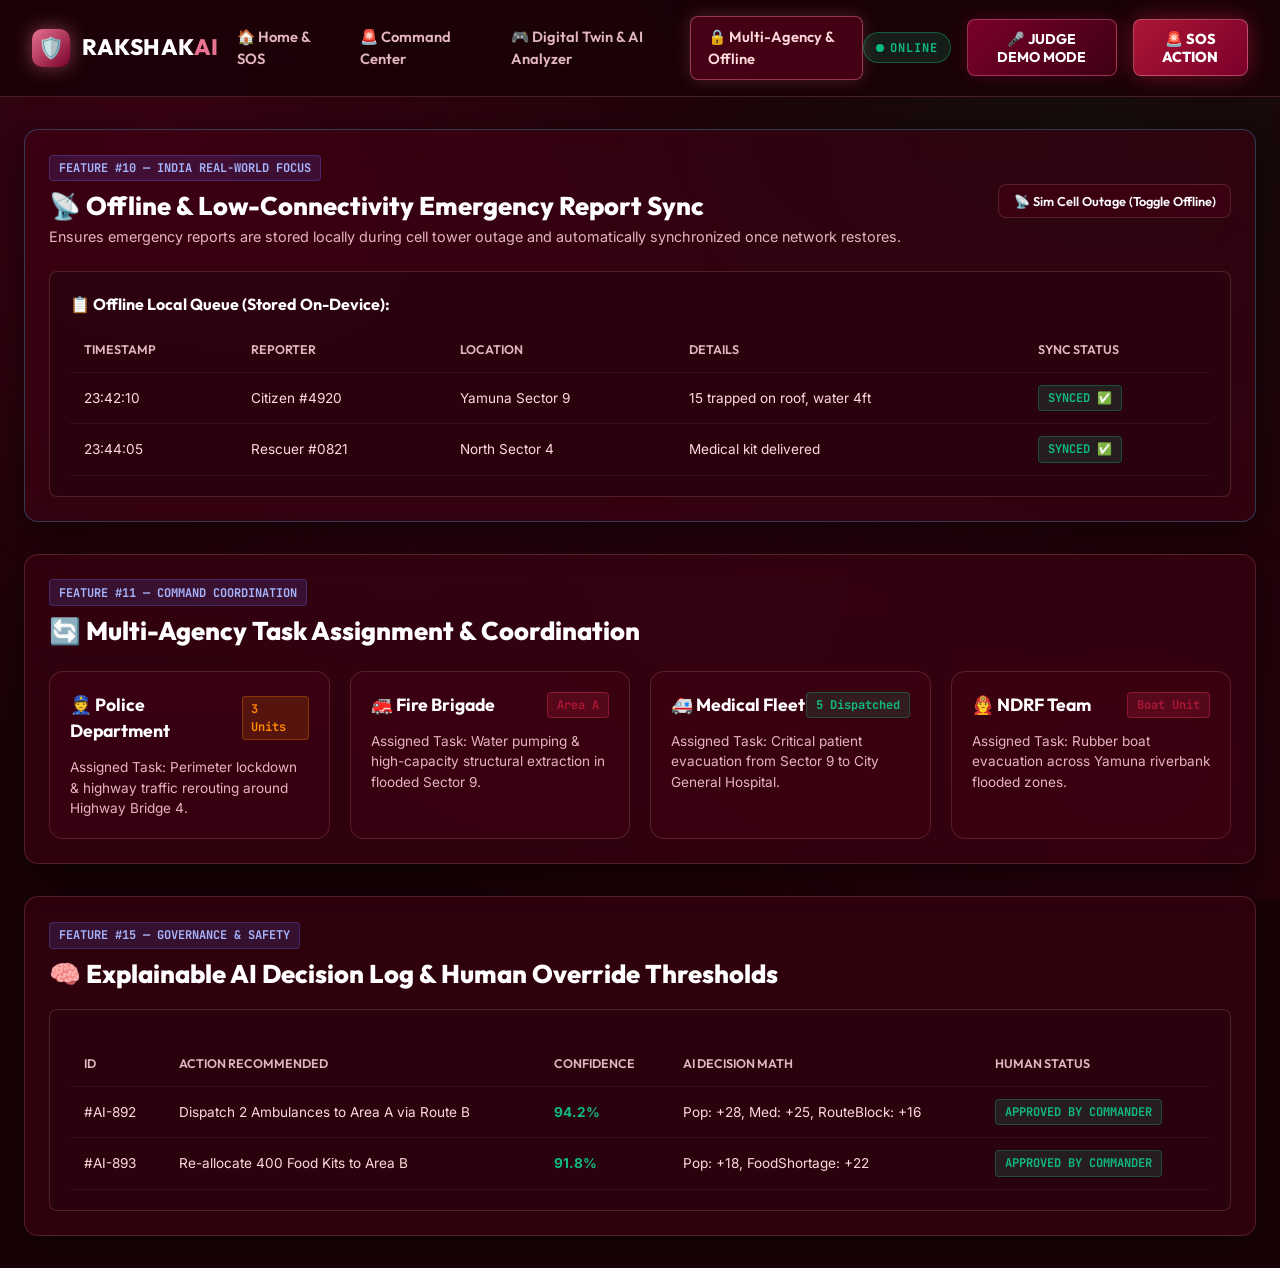
<file: security.html>
<!DOCTYPE html>
<html lang="en">
<head>
  <meta charset="UTF-8">
  <meta name="viewport" content="width=device-width, initial-scale=1.0">
  <title>RakshakAI — Multi-Agency Coordination & Offline Mode</title>
  <link rel="stylesheet" href="style.css">
  <link rel="stylesheet" href="dashboard.css">
</head>
<body>
  <!-- Navigation Bar -->
  <nav class="navbar">
    <a href="index.html" class="brand-logo">
      <div class="shield-icon">🛡️</div>
      <div class="brand-name">RAKSHAK<span>AI</span></div>
    </a>
    
    <ul class="nav-links">
      <li class="nav-item"><a href="index.html">🏠 Home & SOS</a></li>
      <li class="nav-item"><a href="dashboard.html">🚨 Command Center</a></li>
      <li class="nav-item"><a href="analyzer.html">🎮 Digital Twin & AI Analyzer</a></li>
      <li class="nav-item"><a href="security.html" class="active">🔒 Multi-Agency & Offline</a></li>
    </ul>
    <div class="header-actions">
      <span id="network-badge" class="badge-live" style="background: rgba(16, 185, 129, 0.15); border-color: rgba(16, 185, 129, 0.4); color: var(--accent-low);">
        <span class="live-dot" style="background: var(--accent-low);"></span> ONLINE
      </span>
      <button class="btn-judge-mode" onclick="startJudgeDemoMode()">🎤 JUDGE DEMO MODE</button>
      <button class="btn-sos-trigger" onclick="triggerSOSActionPlan()">🚨 SOS ACTION</button>
    </div>
  </nav>
  <!-- Main Container -->
  <div class="container">
    <!-- Feature 10: Offline / Low-Connectivity Emergency Mode -->
    <section class="glass-card" style="margin-bottom: 2rem; border-color: rgba(56, 189, 248, 0.3);">
      <div style="display: flex; justify-content: space-between; align-items: center; margin-bottom: 1.5rem; flex-wrap: wrap; gap: 1rem;">
        <div>
          <span class="tag tag-ai" style="margin-bottom: 0.4rem;">FEATURE #10 — INDIA REAL-WORLD FOCUS</span>
          <h2 style="font-family: var(--font-heading); font-size: 1.6rem; font-weight: 800; color: #fff;">
            📡 Offline & Low-Connectivity Emergency Report Sync
          </h2>
          <p style="color: var(--text-muted); font-size: 0.9rem;">Ensures emergency reports are stored locally during cell tower outage and automatically synchronized once network restores.</p>
        </div>
        <button id="btn-toggle-offline" class="map-btn" onclick="toggleOfflineModeSimulation()">
          📡 Sim Cell Outage (Toggle Offline)
        </button>
      </div>
      <!-- Offline Status Banner -->
      <div id="offline-status-banner" style="display: none; background: rgba(255, 136, 0, 0.15); border: 1px solid rgba(255, 136, 0, 0.4); padding: 1rem; border-radius: var(--radius-sm); color: #fff; margin-bottom: 1.5rem;">
        ⚠️ <strong>OFFLINE MODE ACTIVE:</strong> Cellular connectivity lost. 2 local emergency reports queued in LocalStorage.
        <button class="btn-why" style="margin-left: 1rem;" onclick="syncOfflineQueue()">🔄 Force Sync to Server</button>
      </div>
      <!-- Queued Reports Table -->
      <div style="background: var(--bg-panel); padding: 1.25rem; border-radius: var(--radius-sm); border: 1px solid var(--glass-border);">
        <h4 style="color: #fff; font-family: var(--font-heading); margin-bottom: 0.8rem;">📋 Offline Local Queue (Stored On-Device):</h4>
        <table class="resource-table">
          <thead>
            <tr>
              <th>Timestamp</th>
              <th>Reporter</th>
              <th>Location</th>
              <th>Details</th>
              <th>Sync Status</th>
            </tr>
          </thead>
          <tbody id="offline-queue-body">
            <tr>
              <td>23:42:10</td>
              <td>Citizen #4920</td>
              <td>Yamuna Sector 9</td>
              <td>15 trapped on roof, water 4ft</td>
              <td><span class="tag tag-low">SYNCED ✅</span></td>
            </tr>
            <tr>
              <td>23:44:05</td>
              <td>Rescuer #0821</td>
              <td>North Sector 4</td>
              <td>Medical kit delivered</td>
              <td><span class="tag tag-low">SYNCED ✅</span></td>
            </tr>
          </tbody>
        </table>
      </div>
    </section>
    <!-- Feature 11: Multi-Agency Coordination Hub -->
    <section class="glass-card" style="margin-bottom: 2rem;">
      <span class="tag tag-ai" style="margin-bottom: 0.4rem;">FEATURE #11 — COMMAND COORDINATION</span>
      <h2 style="font-family: var(--font-heading); font-size: 1.6rem; font-weight: 800; color: #fff; margin-bottom: 1.25rem;">
        🔄 Multi-Agency Task Assignment & Coordination
      </h2>
      <div style="display: grid; grid-template-columns: repeat(auto-fit, minmax(260px, 1fr)); gap: 1.25rem;">
        
        <!-- Police -->
        <div style="background: var(--bg-card); border: 1px solid var(--glass-border); padding: 1.25rem; border-radius: var(--radius-md);">
          <div style="display: flex; align-items: center; justify-content: space-between; margin-bottom: 0.8rem;">
            <span style="font-family: var(--font-heading); font-weight: 700; font-size: 1.1rem; color: #fff;">👮 Police Department</span>
            <span class="tag tag-high">3 Units</span>
          </div>
          <p style="font-size: 0.85rem; color: var(--text-muted);">Assigned Task: Perimeter lockdown & highway traffic rerouting around Highway Bridge 4.</p>
        </div>
        <!-- Fire Department -->
        <div style="background: var(--bg-card); border: 1px solid var(--glass-border); padding: 1.25rem; border-radius: var(--radius-md);">
          <div style="display: flex; align-items: center; justify-content: space-between; margin-bottom: 0.8rem;">
            <span style="font-family: var(--font-heading); font-weight: 700; font-size: 1.1rem; color: #fff;">🚒 Fire Brigade</span>
            <span class="tag tag-critical">Area A</span>
          </div>
          <p style="font-size: 0.85rem; color: var(--text-muted);">Assigned Task: Water pumping & high-capacity structural extraction in flooded Sector 9.</p>
        </div>
        <!-- Ambulance -->
        <div style="background: var(--bg-card); border: 1px solid var(--glass-border); padding: 1.25rem; border-radius: var(--radius-md);">
          <div style="display: flex; align-items: center; justify-content: space-between; margin-bottom: 0.8rem;">
            <span style="font-family: var(--font-heading); font-weight: 700; font-size: 1.1rem; color: #fff;">🚑 Medical Fleet</span>
            <span class="tag tag-low">5 Dispatched</span>
          </div>
          <p style="font-size: 0.85rem; color: var(--text-muted);">Assigned Task: Critical patient evacuation from Sector 9 to City General Hospital.</p>
        </div>
        <!-- NDRF Rescue Squad -->
        <div style="background: var(--bg-card); border: 1px solid var(--glass-border); padding: 1.25rem; border-radius: var(--radius-md);">
          <div style="display: flex; align-items: center; justify-content: space-between; margin-bottom: 0.8rem;">
            <span style="font-family: var(--font-heading); font-weight: 700; font-size: 1.1rem; color: #fff;">👨‍🚒 NDRF Team</span>
            <span class="tag tag-critical">Boat Unit</span>
          </div>
          <p style="font-size: 0.85rem; color: var(--text-muted);">Assigned Task: Rubber boat evacuation across Yamuna riverbank flooded zones.</p>
        </div>
      </div>
    </section>
    <!-- Feature 15: Explainable AI Audit Log & Human Override -->
    <section class="glass-card">
      <span class="tag tag-ai" style="margin-bottom: 0.4rem;">FEATURE #15 — GOVERNANCE & SAFETY</span>
      <h2 style="font-family: var(--font-heading); font-size: 1.6rem; font-weight: 800; color: #fff; margin-bottom: 1rem;">
        🧠 Explainable AI Decision Log & Human Override Thresholds
      </h2>
      <div style="background: var(--bg-panel); padding: 1.25rem; border-radius: var(--radius-sm); border: 1px solid var(--glass-border);">
        <table class="resource-table">
          <thead>
            <tr>
              <th>ID</th>
              <th>Action Recommended</th>
              <th>Confidence</th>
              <th>AI Decision Math</th>
              <th>Human Status</th>
            </tr>
          </thead>
          <tbody>
            <tr>
              <td>#AI-892</td>
              <td>Dispatch 2 Ambulances to Area A via Route B</td>
              <td><span style="color: var(--accent-low); font-weight: 700;">94.2%</span></td>
              <td>Pop: +28, Med: +25, RouteBlock: +16</td>
              <td><span class="tag tag-low">APPROVED BY COMMANDER</span></td>
            </tr>
            <tr>
              <td>#AI-893</td>
              <td>Re-allocate 400 Food Kits to Area B</td>
              <td><span style="color: var(--accent-low); font-weight: 700;">91.8%</span></td>
              <td>Pop: +18, FoodShortage: +22</td>
              <td><span class="tag tag-low">APPROVED BY COMMANDER</span></td>
            </tr>
          </tbody>
        </table>
      </div>
    </section>
  </div>
  <!-- SOS Action Plan Modal -->
  <div id="modal-action-plan" class="modal-overlay">
    <div class="modal-box">
      <div class="modal-header">
        <div class="modal-title">🚨 SOS → AI ACTION PLAN GENERATOR</div>
        <button class="btn-close-modal" onclick="closeModal('modal-action-plan')">✕</button>
      </div>
      <div id="action-plan-content">
        <!-- Injected via script.js -->
      </div>
    </div>
  </div>
  <script src="script.js"></script>
  <script>
    function toggleOfflineModeSimulation() {
      RakshakState.isOffline = !RakshakState.isOffline;
      const badge = document.getElementById('network-badge');
      const banner = document.getElementById('offline-status-banner');
      const btn = document.getElementById('btn-toggle-offline');
      if (RakshakState.isOffline) {
        badge.style.background = 'rgba(255, 136, 0, 0.15)';
        badge.style.borderColor = 'rgba(255, 136, 0, 0.4)';
        badge.style.color = 'var(--accent-high)';
        badge.innerHTML = '<span class="live-dot" style="background: var(--accent-high);"></span> OFFLINE MODE';
        banner.style.display = 'block';
        btn.innerText = '📡 Reconnect Cellular Network';
        showToast('⚠️ Network connection dropped! Emergency reports will queue locally.', 'critical');
      } else {
        badge.style.background = 'rgba(16, 185, 129, 0.15)';
        badge.style.borderColor = 'rgba(16, 185, 129, 0.4)';
        badge.style.color = 'var(--accent-low)';
        badge.innerHTML = '<span class="live-dot" style="background: var(--accent-low);"></span> ONLINE';
        banner.style.display = 'none';
        btn.innerText = '📡 Sim Cell Outage (Toggle Offline)';
        showToast('✅ Network restored! Auto-synchronizing offline reports with server.', 'success');
      }
    }
    function syncOfflineQueue() {
      showToast('🔄 Syncing offline queued reports with RakshakAI Central Engine...', 'success');
      setTimeout(() => {
        showToast('✅ Sync complete! 2 Reports added to Live Command Matrix.', 'success');
      }, 1000);
    }
  </script>
</body>
</html>
</file>
<file: style.css>
/* ==========================================================================
   RAKSHAKAI — AI DISASTER RESPONSE SYSTEM DESIGN SYSTEM
   Dark Tactical HUD & Premium Glassmorphism Theme
   ========================================================================== */
@import url('https://fonts.googleapis.com/css2?family=Outfit:wght@300;400;500;600;700;800;900&family=Inter:wght@300;400;500;600;700&family=JetBrains+Mono:wght@400;500;700&display=swap');
:root {
  /* ==========================================================================
     EXACT USER-SPECIFIED PALETTE (Images 1, 2, 3)
     Rustic Red (#3E0014) • Tyrian Purple (#5B002C) • Burgundy (#7A002B)
     Cardinal (#AC1634) • Deep Blush (#E77291) • Rose (#bd7880) • Pine (#102b1f) • Pink (#ffd9d9)
     ========================================================================== */
  --color-rustic-red: #3E0014;
  --color-tyrian-purple: #5B002C;
  --color-burgundy: #7A002B;
  --color-cardinal: #AC1634;
  --color-deep-blush: #E77291;
  --color-rose: #bd7880;
  --color-pine: #102b1f;
  --color-pine-light: #184e38;
  --color-pink-soft: #ffd9d9;
  --color-wine: #4d0011;
  --color-sand: #D3A376;

  /* Theme Backgrounds */
  --bg-dark: #1A0307;
  --bg-darker: #100104;
  --bg-card: rgba(62, 0, 20, 0.58);
  --bg-card-hover: rgba(91, 0, 44, 0.65);
  --bg-panel: rgba(43, 3, 14, 0.90);
  --glass-border: rgba(189, 120, 128, 0.25);
  --glass-border-bright: rgba(231, 114, 145, 0.45);

  /* Tactical Accents */
  --accent-primary: #E77291;          /* Deep Blush */
  --accent-primary-glow: rgba(231, 114, 145, 0.45);
  --accent-critical: #AC1634;         /* Cardinal Red */
  --accent-critical-glow: rgba(172, 22, 52, 0.55);
  --accent-high: #ff8800;             /* Warning Amber */
  --accent-high-glow: rgba(255, 136, 0, 0.35);
  --accent-medium: #bd7880;           /* Rose */
  --accent-low: #10b981;              /* Pine-Emerald for Safe State */
  --accent-low-glow: rgba(16, 185, 129, 0.35);
  --accent-indigo: #7A002B;           /* Burgundy */
  --accent-indigo-glow: rgba(122, 0, 43, 0.45);

  /* Text Colors */
  --text-main: #ffd9d9;               /* Soft Pink / Light Cream */
  --text-muted: #e2b6bc;              /* Rose Tinted Muted */
  --text-dim: #bd7880;                /* Warm Rose Accent */
  
  /* Typography */
  --font-heading: 'Outfit', sans-serif;
  --font-body: 'Inter', sans-serif;
  --font-mono: 'JetBrains Mono', monospace;
  /* Shadows & Blur */
  --backdrop-blur: blur(16px);
  --box-shadow: 0 8px 32px 0 rgba(0, 0, 0, 0.55);
  --glow-shadow: 0 0 25px var(--accent-primary-glow);
  --radius-sm: 8px;
  --radius-md: 14px;
  --radius-lg: 20px;
  --radius-xl: 28px;
}
/* Reset & Base Setup */
*, *::before, *::after {
  box-sizing: border-box;
  margin: 0;
  padding: 0;
}
html, body {
  width: 100%;
  min-height: 100vh;
  background-color: var(--bg-dark);
  color: var(--text-main);
  font-family: var(--font-body);
  overflow-x: hidden;
  line-height: 1.5;
  background-image: 
    radial-gradient(circle at 12% 15%, rgba(122, 0, 43, 0.32) 0%, transparent 45%),
    radial-gradient(circle at 88% 85%, rgba(62, 0, 20, 0.4) 0%, transparent 45%),
    radial-gradient(circle at 50% 50%, rgba(91, 0, 44, 0.2) 0%, transparent 60%),
    radial-gradient(circle at 85% 15%, rgba(16, 43, 31, 0.25) 0%, transparent 35%);
  background-attachment: fixed;
}
/* Scrollbar Styling */
::-webkit-scrollbar {
  width: 6px;
  height: 6px;
}
::-webkit-scrollbar-track {
  background: rgba(15, 23, 42, 0.6);
}
::-webkit-scrollbar-thumb {
  background: rgba(56, 189, 248, 0.3);
  border-radius: 4px;
}
::-webkit-scrollbar-thumb:hover {
  background: rgba(56, 189, 248, 0.6);
}
/* Navigation Header */
.navbar {
  position: sticky;
  top: 0;
  z-index: 1000;
  display: flex;
  align-items: center;
  justify-content: space-between;
  padding: 1rem 2rem;
  background: rgba(26, 3, 7, 0.88);
  backdrop-filter: var(--backdrop-blur);
  border-bottom: 1px solid var(--glass-border);
}
.brand-logo {
  display: flex;
  align-items: center;
  gap: 0.75rem;
  text-decoration: none;
}
.shield-icon {
  width: 38px;
  height: 38px;
  background: linear-gradient(135deg, var(--color-deep-blush) 0%, var(--color-burgundy) 100%);
  border-radius: 10px;
  display: flex;
  align-items: center;
  justify-content: center;
  font-size: 1.3rem;
  box-shadow: 0 0 18px rgba(231, 114, 145, 0.5);
  animation: pulse-glow 3s infinite alternate;
}
.brand-name {
  font-family: var(--font-heading);
  font-weight: 800;
  font-size: 1.4rem;
  letter-spacing: 0.5px;
  color: #fff;
}
.brand-name span {
  color: var(--accent-primary);
}
.nav-links {
  display: flex;
  align-items: center;
  gap: 0.5rem;
  list-style: none;
}
.nav-item a {
  display: flex;
  align-items: center;
  gap: 0.5rem;
  padding: 0.55rem 1.1rem;
  color: var(--text-muted);
  text-decoration: none;
  font-family: var(--font-heading);
  font-weight: 600;
  font-size: 0.92rem;
  border-radius: var(--radius-sm);
  transition: all 0.25s ease;
  border: 1px solid transparent;
}
.nav-item a:hover {
  color: #fff;
  background: rgba(255, 255, 255, 0.08);
  border-color: rgba(231, 114, 145, 0.25);
}
.nav-item a.active {
  color: var(--color-pink-soft);
  background: rgba(122, 0, 43, 0.45);
  border-color: rgba(231, 114, 145, 0.5);
  box-shadow: 0 0 16px rgba(231, 114, 145, 0.25);
}
.header-actions {
  display: flex;
  align-items: center;
  gap: 1rem;
}
.badge-live {
  display: inline-flex;
  align-items: center;
  gap: 0.4rem;
  padding: 0.35rem 0.75rem;
  background: rgba(172, 22, 52, 0.2);
  border: 1px solid rgba(172, 22, 52, 0.5);
  border-radius: 50px;
  color: var(--color-pink-soft);
  font-family: var(--font-mono);
  font-size: 0.75rem;
  font-weight: 700;
  text-transform: uppercase;
  letter-spacing: 1px;
}
.live-dot {
  width: 8px;
  height: 8px;
  background: var(--accent-critical);
  border-radius: 50%;
  animation: blink 1.2s infinite;
}
.btn-judge-mode {
  background: linear-gradient(135deg, var(--color-burgundy), var(--color-rustic-red));
  color: #fff;
  border: 1px solid var(--glass-border-bright);
  padding: 0.6rem 1.2rem;
  border-radius: var(--radius-sm);
  font-family: var(--font-heading);
  font-weight: 700;
  font-size: 0.88rem;
  cursor: pointer;
  display: flex;
  align-items: center;
  gap: 0.5rem;
  box-shadow: 0 0 16px rgba(122, 0, 43, 0.45);
  transition: all 0.25s ease;
}
.btn-judge-mode:hover {
  transform: translateY(-2px);
  box-shadow: 0 0 25px rgba(231, 114, 145, 0.4);
  border-color: var(--accent-primary);
}
.btn-sos-trigger {
  background: linear-gradient(135deg, var(--color-cardinal), var(--color-burgundy));
  color: #fff;
  border: 1px solid rgba(255, 217, 217, 0.3);
  padding: 0.6rem 1.2rem;
  border-radius: var(--radius-sm);
  font-family: var(--font-heading);
  font-weight: 800;
  font-size: 0.9rem;
  cursor: pointer;
  display: flex;
  align-items: center;
  gap: 0.4rem;
  box-shadow: 0 0 22px rgba(172, 22, 52, 0.6);
  animation: sos-pulse 2s infinite;
}
.btn-sos-trigger:hover {
  transform: scale(1.04);
}
.btn-sos-trigger:hover {
  transform: scale(1.04);
}
/* Glass Card & UI Containers */
.glass-card {
  background: var(--bg-card);
  backdrop-filter: var(--backdrop-blur);
  border: 1px solid var(--glass-border);
  border-radius: var(--radius-md);
  padding: 1.5rem;
  box-shadow: var(--box-shadow);
  transition: all 0.3s cubic-bezier(0.16, 1, 0.3, 1);
  position: relative;
  overflow: hidden;
}
.glass-card:hover {
  border-color: var(--glass-border-bright);
}
/* Ticker Bar */
.ticker-bar {
  background: rgba(15, 23, 42, 0.95);
  border-bottom: 1px solid var(--glass-border);
  padding: 0.45rem 1.5rem;
  display: flex;
  align-items: center;
  gap: 1.25rem;
  font-family: var(--font-mono);
  font-size: 0.8rem;
  color: var(--text-muted);
  overflow: hidden;
  position: relative;
  box-shadow: 0 4px 15px rgba(0, 0, 0, 0.3);
}
.ticker-label {
  background: var(--accent-critical);
  color: #fff;
  padding: 0.2rem 0.65rem;
  border-radius: 4px;
  font-weight: 800;
  font-size: 0.72rem;
  letter-spacing: 0.5px;
  white-space: nowrap;
  flex-shrink: 0;
  z-index: 10;
  box-shadow: 0 0 10px rgba(255, 59, 92, 0.5);
}
.ticker-content {
  display: flex;
  gap: 3rem;
  animation: ticker-slide 35s linear infinite;
  white-space: nowrap;
  flex: 1;
  mask-image: linear-gradient(to right, transparent, black 20px, black 95%, transparent);
  -webkit-mask-image: linear-gradient(to right, transparent, black 20px, black 95%, transparent);
}
.ticker-content:hover {
  animation-play-state: paused;
}
/* Common Modal Styles */
.modal-overlay {
  position: fixed;
  top: 0;
  left: 0;
  width: 100vw;
  height: 100vh;
  background: rgba(4, 7, 15, 0.85);
  backdrop-filter: blur(12px);
  z-index: 2000;
  display: flex;
  align-items: center;
  justify-content: center;
  opacity: 0;
  pointer-events: none;
  transition: opacity 0.3s ease;
}
.modal-overlay.active {
  opacity: 1;
  pointer-events: auto;
}
.modal-box {
  background: rgba(15, 23, 42, 0.95);
  border: 1px solid var(--accent-primary-glow);
  border-radius: var(--radius-lg);
  padding: 2rem;
  width: 90%;
  max-width: 720px;
  max-height: 85vh;
  overflow-y: auto;
  box-shadow: 0 0 40px rgba(56, 189, 248, 0.2);
  transform: translateY(20px) scale(0.96);
  transition: all 0.3s ease;
}
.modal-overlay.active .modal-box {
  transform: translateY(0) scale(1);
}
.modal-header {
  display: flex;
  align-items: center;
  justify-content: space-between;
  margin-bottom: 1.5rem;
  padding-bottom: 1rem;
  border-bottom: 1px solid var(--glass-border);
}
.modal-title {
  font-family: var(--font-heading);
  font-size: 1.3rem;
  font-weight: 700;
  color: #fff;
  display: flex;
  align-items: center;
  gap: 0.5rem;
}
.btn-close-modal {
  background: none;
  border: none;
  color: var(--text-muted);
  font-size: 1.5rem;
  cursor: pointer;
  transition: color 0.2s;
}
.btn-close-modal:hover {
  color: var(--accent-critical);
}
/* Toast Notifications */
.toast-container {
  position: fixed;
  bottom: 2rem;
  right: 2rem;
  z-index: 3000;
  display: flex;
  flex-direction: column;
  gap: 0.75rem;
}
.toast {
  background: rgba(15, 23, 42, 0.95);
  border-left: 4px solid var(--accent-primary);
  border: 1px solid var(--glass-border);
  padding: 0.9rem 1.4rem;
  border-radius: var(--radius-sm);
  color: #fff;
  font-size: 0.88rem;
  box-shadow: 0 10px 30px rgba(0, 0, 0, 0.5);
  display: flex;
  align-items: center;
  gap: 0.75rem;
  animation: slide-in-right 0.3s ease forwards;
}
.toast.critical {
  border-left-color: var(--accent-critical);
  box-shadow: 0 0 20px rgba(255, 59, 92, 0.3);
}
.toast.success {
  border-left-color: var(--accent-low);
}
/* Keyframe Animations */
@keyframes blink {
  0%, 100% { opacity: 1; }
  50% { opacity: 0.3; }
}
@keyframes pulse-glow {
  0% { box-shadow: 0 0 15px rgba(255, 59, 92, 0.4); }
  100% { box-shadow: 0 0 25px rgba(99, 102, 241, 0.7); }
}
@keyframes sos-pulse {
  0% { box-shadow: 0 0 0 0 rgba(255, 59, 92, 0.7); }
  70% { box-shadow: 0 0 0 14px rgba(255, 59, 92, 0); }
  100% { box-shadow: 0 0 0 0 rgba(255, 59, 92, 0); }
}
@keyframes ticker-slide {
  0% { transform: translateX(0); }
  100% { transform: translateX(-50%); }
}
@keyframes slide-in-right {
  from { transform: translateX(100%); opacity: 0; }
  to { transform: translateX(0); opacity: 1; }
}
/* Utility Badges & Tags */
.tag {
  display: inline-flex;
  align-items: center;
  gap: 0.3rem;
  padding: 0.2rem 0.55rem;
  border-radius: 4px;
  font-size: 0.75rem;
  font-weight: 700;
  font-family: var(--font-mono);
}
.tag-critical {
  background: rgba(255, 59, 92, 0.15);
  color: var(--accent-critical);
  border: 1px solid rgba(255, 59, 92, 0.3);
}
.tag-high {
  background: rgba(255, 136, 0, 0.15);
  color: var(--accent-high);
  border: 1px solid rgba(255, 136, 0, 0.3);
}
.tag-low {
  background: rgba(16, 185, 129, 0.15);
  color: var(--accent-low);
  border: 1px solid rgba(16, 185, 129, 0.3);
}
.tag-ai {
  background: rgba(99, 102, 241, 0.15);
  color: #a5b4fc;
  border: 1px solid rgba(99, 102, 241, 0.3);
}
/* General Layout Containers */
.container {
  max-width: 1320px;
  margin: 0 auto;
  padding: 2rem 1.5rem;
}
.footer {
  border-top: 1px solid var(--glass-border);
  padding: 2rem;
  text-align: center;
  color: var(--text-dim);
  font-size: 0.85rem;
  margin-top: 4rem;
  background: rgba(7, 9, 19, 0.9);
}
.footer span {
  color: var(--accent-primary);
  font-weight: 600;
}

/* ==========================================================================
   MOBILE APP UPGRADE & CITIZEN HUD (iOS & Android) + RELIEF CENTRES
   ========================================================================== */

/* Dual-Panel Hub Grid */
.mobile-hub-grid {
  display: grid;
  grid-template-columns: minmax(380px, 460px) 1fr;
  gap: 2rem;
  align-items: start;
  margin-top: 1.5rem;
}

@media (max-width: 980px) {
  .mobile-hub-grid {
    grid-template-columns: 1fr;
  }
}

/* Device Switcher Controls */
.device-switcher-bar {
  display: flex;
  align-items: center;
  justify-content: space-between;
  background: rgba(15, 23, 42, 0.7);
  border: 1px solid var(--glass-border);
  border-radius: var(--radius-md);
  padding: 0.5rem 0.75rem;
  margin-bottom: 1.25rem;
  gap: 0.5rem;
  flex-wrap: wrap;
}

.device-switcher-btn {
  background: transparent;
  border: 1px solid transparent;
  color: var(--text-muted);
  font-family: var(--font-heading);
  font-weight: 600;
  font-size: 0.85rem;
  padding: 0.45rem 0.9rem;
  border-radius: var(--radius-sm);
  cursor: pointer;
  display: inline-flex;
  align-items: center;
  gap: 0.4rem;
  transition: all 0.25s ease;
}

.device-switcher-btn:hover {
  color: #fff;
  background: rgba(255, 255, 255, 0.08);
}

.device-switcher-btn.active {
  background: linear-gradient(135deg, rgba(211, 163, 118, 0.35) 0%, rgba(140, 110, 99, 0.45) 100%);
  color: #fff;
  border-color: var(--accent-primary);
  box-shadow: 0 0 16px var(--accent-primary-glow);
}

/* Phone Mockup Frame */
.phone-mockup-wrapper {
  display: flex;
  justify-content: center;
  perspective: 1200px;
}

.phone-device {
  width: 100%;
  max-width: 420px;
  background: #000;
  border-radius: 50px;
  padding: 12px;
  position: relative;
  box-shadow: 
    0 25px 60px -15px rgba(0, 0, 0, 0.9),
    0 0 0 1px rgba(255, 255, 255, 0.15),
    0 0 35px rgba(255, 59, 92, 0.15);
  transition: all 0.4s cubic-bezier(0.16, 1, 0.3, 1);
  overflow: hidden;
}

/* iOS iPhone 16 Pro styling */
.phone-device.mode-ios {
  border: 4px solid #3E0014;
  box-shadow: 
    0 25px 60px -15px rgba(0, 0, 0, 0.9),
    inset 0 0 0 2px #7A002B,
    0 0 35px rgba(231, 114, 145, 0.25);
  border-radius: 52px;
}

/* Android 15 styling */
.phone-device.mode-android {
  border: 3px solid #102b1f;
  border-radius: 40px;
  box-shadow: 
    0 25px 60px -15px rgba(0, 0, 0, 0.9),
    0 0 28px rgba(16, 185, 129, 0.22);
}

/* Fullscreen mode on container */
.phone-device.mode-fullscreen {
  max-width: 100%;
  border-radius: var(--radius-md);
  border: 1px solid var(--glass-border);
  padding: 0;
}

/* Phone Screen (Display) */
.phone-screen {
  background: #0d0103;
  border-radius: 40px;
  min-height: 720px;
  max-height: 780px;
  display: flex;
  flex-direction: column;
  position: relative;
  overflow-y: auto;
  overflow-x: hidden;
  color: #fff;
  border: 1px solid rgba(255, 255, 255, 0.08);
}

.mode-fullscreen .phone-screen {
  border-radius: var(--radius-md);
  max-height: none;
  min-height: 600px;
}

/* Phone Status Bar (iOS) */
.phone-status-bar {
  display: flex;
  justify-content: space-between;
  align-items: center;
  padding: 10px 24px 4px 24px;
  font-size: 0.8rem;
  font-weight: 600;
  z-index: 100;
  position: sticky;
  top: 0;
  background: rgba(13, 0, 4, 0.92);
  backdrop-filter: blur(12px);
}

/* Dynamic Island */
.dynamic-island {
  position: absolute;
  top: 9px;
  left: 50%;
  transform: translateX(-50%);
  background: #000;
  border: 1px solid rgba(255, 255, 255, 0.15);
  border-radius: 20px;
  padding: 4px 14px;
  display: flex;
  align-items: center;
  gap: 8px;
  font-size: 0.72rem;
  color: #fff;
  min-width: 120px;
  justify-content: center;
  cursor: pointer;
  transition: all 0.3s ease;
  z-index: 101;
}

.dynamic-island:hover {
  min-width: 220px;
  border-color: var(--accent-critical);
}

.dynamic-island-dot {
  width: 7px;
  height: 7px;
  border-radius: 50%;
  background: #10b981;
  animation: pulse-dot 1.5s infinite;
}

/* Android Pinhole Camera */
.android-pinhole {
  width: 12px;
  height: 12px;
  background: #000;
  border: 1.5px solid rgba(255, 255, 255, 0.2);
  border-radius: 50%;
  margin: 0 auto;
}

/* Phone In-App Navigation Tabs */
.phone-app-nav {
  display: grid;
  grid-template-columns: repeat(4, 1fr);
  background: rgba(13, 0, 4, 0.97);
  border-top: 1px solid rgba(172, 22, 52, 0.28);
  padding: 8px 4px 14px 4px;
  position: sticky;
  bottom: 0;
  z-index: 100;
  backdrop-filter: blur(14px);
}

.phone-nav-btn {
  background: transparent;
  border: none;
  color: var(--text-dim);
  font-size: 0.7rem;
  font-weight: 600;
  display: flex;
  flex-direction: column;
  align-items: center;
  gap: 3px;
  cursor: pointer;
  padding: 4px;
  border-radius: 8px;
  transition: all 0.2s;
}

.phone-nav-btn span.icon {
  font-size: 1.25rem;
  transition: transform 0.2s;
}

.phone-nav-btn.active {
  color: #fff;
}

.phone-nav-btn.active span.icon {
  transform: translateY(-2px) scale(1.15);
}

.phone-nav-btn.tab-sos.active {
  color: var(--accent-critical);
}

.phone-nav-btn.tab-map.active {
  color: #38bdf8;
}

.phone-nav-btn.tab-quake.active {
  color: var(--accent-high);
}

.phone-nav-btn.tab-hub.active {
  color: var(--accent-low);
}

/* Phone Screen Content View Switcher */
.phone-tab-content {
  display: none;
  flex: 1;
  padding: 1rem;
  animation: fadeIn 0.25s ease-out;
}

.phone-tab-content.active {
  display: block;
}

/* ==========================================================================
   TAB 1: 3D GLOWING SOS EMERGENCY & SAFETY (Matching Reference Images 3 & 4)
   ========================================================================== */
.sos-portal-container {
  display: flex;
  flex-direction: column;
  align-items: center;
  text-align: center;
  position: relative;
  padding: 1rem 0;
}

/* Realistic 3D Glowing SOS Button */
.sos-button-stage {
  position: relative;
  width: 220px;
  height: 220px;
  display: flex;
  align-items: center;
  justify-content: center;
  margin: 1.5rem 0;
}

.sos-pulse-ring {
  position: absolute;
  border-radius: 50%;
  border: 2px solid rgba(255, 59, 92, 0.4);
  width: 100%;
  height: 100%;
  animation: sos-radar 2.4s cubic-bezier(0.2, 0.8, 0.4, 1) infinite;
  pointer-events: none;
}

.sos-pulse-ring:nth-child(2) {
  animation-delay: 0.8s;
}

.sos-pulse-ring:nth-child(3) {
  animation-delay: 1.6s;
}

@keyframes sos-radar {
  0% {
    transform: scale(0.6);
    opacity: 0.9;
    border-color: rgba(255, 59, 92, 0.8);
  }
  100% {
    transform: scale(1.8);
    opacity: 0;
    border-color: rgba(255, 59, 92, 0);
  }
}

.btn-sos-3d {
  width: 150px;
  height: 150px;
  border-radius: 50%;
  background: radial-gradient(circle at 35% 30%, #ff5252 0%, #d50000 65%, #8b0000 100%);
  border: 5px solid rgba(255, 255, 255, 0.4);
  box-shadow: 
    0 10px 30px rgba(255, 23, 68, 0.6),
    0 0 50px rgba(255, 23, 68, 0.4),
    inset 0 4px 10px rgba(255, 255, 255, 0.6),
    inset 0 -6px 14px rgba(0, 0, 0, 0.6);
  color: #fff;
  font-family: var(--font-heading);
  font-size: 2.2rem;
  font-weight: 900;
  letter-spacing: 2px;
  cursor: pointer;
  display: flex;
  flex-direction: column;
  align-items: center;
  justify-content: center;
  z-index: 10;
  transition: all 0.2s cubic-bezier(0.175, 0.885, 0.32, 1.275);
  user-select: none;
}

.btn-sos-3d:hover {
  transform: scale(1.06);
  box-shadow: 
    0 15px 40px rgba(255, 23, 68, 0.8),
    0 0 70px rgba(255, 23, 68, 0.6),
    inset 0 4px 12px rgba(255, 255, 255, 0.8);
}

.btn-sos-3d:active {
  transform: scale(0.94);
  box-shadow: 
    0 4px 15px rgba(255, 23, 68, 0.8),
    inset 0 6px 20px rgba(0, 0, 0, 0.8);
}

.btn-sos-3d span.sub {
  font-size: 0.72rem;
  font-weight: 700;
  letter-spacing: 1px;
  opacity: 0.9;
  margin-top: -2px;
}

/* Radiating Laser Nodes connecting to SOS (Image 3) */
.radiating-network-grid {
  display: grid;
  grid-template-columns: 1fr 1fr;
  gap: 0.75rem;
  width: 100%;
  margin-top: 0.5rem;
}

.network-node-card {
  background: rgba(255, 255, 255, 0.04);
  border: 1px solid rgba(255, 255, 255, 0.1);
  border-radius: var(--radius-md);
  padding: 0.65rem 0.8rem;
  display: flex;
  align-items: center;
  gap: 0.6rem;
  text-align: left;
  transition: all 0.25s ease;
  cursor: pointer;
  position: relative;
  overflow: hidden;
}

.network-node-card:hover {
  background: rgba(255, 255, 255, 0.08);
  border-color: var(--accent-primary);
  transform: translateY(-2px);
}

.network-node-card.connected {
  border-color: var(--accent-low);
  background: rgba(16, 185, 129, 0.08);
}

.network-node-icon {
  width: 36px;
  height: 36px;
  border-radius: 50%;
  background: rgba(255, 255, 255, 0.08);
  display: flex;
  align-items: center;
  justify-content: center;
  font-size: 1.15rem;
  flex-shrink: 0;
}

.network-node-info h5 {
  font-size: 0.82rem;
  font-weight: 700;
  color: #fff;
  margin: 0;
}

.network-node-info p {
  font-size: 0.7rem;
  color: var(--text-muted);
  margin: 0;
}

/* ==========================================================================
   TAB 2: VIC EMERGENCY ALERT MAP (Matching Reference Image 1)
   ========================================================================== */
.vic-header {
  background: linear-gradient(180deg, #c62828 0%, #b71c1c 100%);
  margin: -1rem -1rem 0.8rem -1rem;
  padding: 1rem;
  display: flex;
  justify-content: space-between;
  align-items: center;
  box-shadow: 0 4px 12px rgba(0, 0, 0, 0.4);
}

.vic-brand {
  display: flex;
  align-items: center;
  gap: 0.5rem;
  color: #fff;
  font-family: var(--font-heading);
  font-weight: 900;
  font-size: 1.15rem;
  letter-spacing: 0.5px;
}

.vic-triangle {
  width: 28px;
  height: 28px;
  display: flex;
  align-items: center;
  justify-content: center;
  font-size: 1.25rem;
}

.vic-map-wrapper {
  height: 380px;
  border-radius: var(--radius-sm);
  overflow: hidden;
  position: relative;
  border: 1px solid rgba(255, 255, 255, 0.1);
  background: #1e293b;
}

/* Simulated Hazard Pins (Matching Image 1) */
.hazard-pin {
  position: absolute;
  width: 32px;
  height: 32px;
  border-radius: 6px;
  display: flex;
  align-items: center;
  justify-content: center;
  font-size: 1.1rem;
  cursor: pointer;
  box-shadow: 0 4px 12px rgba(0, 0, 0, 0.5);
  animation: float-pin 2s ease-in-out infinite alternate;
  z-index: 10;
  transition: transform 0.2s;
}

.hazard-pin:hover {
  transform: scale(1.25);
  z-index: 20;
}

.hazard-pin.triangle-danger {
  background: #c62828;
  color: #fff;
  clip-path: polygon(50% 0%, 0% 100%, 100% 100%);
  width: 36px;
  height: 34px;
}

.hazard-pin.fire-danger {
  background: #ff8800;
  border-radius: 50%;
  border: 2px solid #fff;
  color: #000;
  width: 36px;
  height: 36px;
}

@keyframes float-pin {
  0% { transform: translateY(0); }
  100% { transform: translateY(-4px); }
}

/* ==========================================================================
   TAB 3: GOOGLE ANDROID EARTHQUAKE ALERT SYSTEM (Matching Reference Image 2)
   ========================================================================== */
.quake-alert-banner {
  background: #b71c1c;
  color: #fff;
  margin: -1rem -1rem 1rem -1rem;
  padding: 1.25rem 1rem;
  text-align: center;
  box-shadow: 0 4px 15px rgba(183, 28, 28, 0.5);
}

.quake-alert-icon {
  font-size: 2rem;
  margin-bottom: 0.2rem;
}

.quake-alert-title {
  font-family: var(--font-heading);
  font-size: 1.6rem;
  font-weight: 800;
  letter-spacing: 0.5px;
}

.quake-alert-sub {
  font-size: 0.9rem;
  opacity: 0.95;
  margin-top: 0.2rem;
}

.quake-instructions-list {
  display: flex;
  flex-direction: column;
  gap: 1.25rem;
  margin: 1.25rem 0;
}

.quake-step-item {
  display: flex;
  align-items: center;
  justify-content: space-between;
  background: rgba(255, 255, 255, 0.05);
  border: 1px solid rgba(255, 255, 255, 0.1);
  border-radius: var(--radius-md);
  padding: 0.9rem 1.25rem;
}

.quake-step-label {
  font-family: var(--font-heading);
  font-size: 1.6rem;
  font-weight: 900;
  letter-spacing: 0.5px;
  color: #fff;
}

.quake-step-illustration {
  display: flex;
  align-items: center;
  gap: 0.75rem;
  font-size: 2.2rem;
}

.quake-system-tag {
  text-align: center;
  font-size: 0.75rem;
  color: var(--text-dim);
  margin-top: 1rem;
}

.btn-quake-next {
  width: 100%;
  background: #d32f2f;
  color: #fff;
  border: none;
  border-radius: var(--radius-sm);
  padding: 0.85rem;
  font-family: var(--font-heading);
  font-size: 1rem;
  font-weight: 700;
  cursor: pointer;
  margin-top: 0.8rem;
  transition: all 0.2s;
  box-shadow: 0 4px 14px rgba(211, 47, 47, 0.4);
}

.btn-quake-next:hover {
  background: #b71c1c;
  transform: translateY(-1px);
}

/* ==========================================================================
   TAB 4: EMERGENCY CALLING HUB (Matching Reference Image 4)
   ========================================================================== */
.calling-hub-circle-stage {
  position: relative;
  width: 100%;
  height: 380px;
  display: flex;
  align-items: center;
  justify-content: center;
}

.center-help-phone-btn {
  width: 130px;
  height: 130px;
  border-radius: 50%;
  background: radial-gradient(circle, #e53935 0%, #b71c1c 100%);
  border: 4px solid #fff;
  box-shadow: 0 0 35px rgba(229, 57, 53, 0.6);
  color: #fff;
  display: flex;
  flex-direction: column;
  align-items: center;
  justify-content: center;
  cursor: pointer;
  z-index: 10;
  transition: all 0.2s;
}

.center-help-phone-btn:hover {
  transform: scale(1.08);
}

.service-call-node {
  position: absolute;
  width: 60px;
  height: 60px;
  border-radius: 16px;
  background: rgba(30, 41, 59, 0.95);
  border: 2px solid var(--glass-border-bright);
  display: flex;
  flex-direction: column;
  align-items: center;
  justify-content: center;
  cursor: pointer;
  font-size: 1.4rem;
  box-shadow: 0 8px 20px rgba(0, 0, 0, 0.4);
  transition: all 0.25s ease;
  z-index: 5;
}

.service-call-node:hover {
  transform: scale(1.15);
  border-color: var(--accent-low);
  box-shadow: 0 0 20px var(--accent-low-glow);
}

.service-call-node span.node-label {
  font-size: 0.62rem;
  font-weight: 700;
  color: #fff;
  margin-top: 2px;
}

/* Radial positions around phone center */
.service-call-node.pos-ambulance { top: 20px; left: 50%; transform: translateX(-50%); }
.service-call-node.pos-fire { top: 120px; right: 20px; }
.service-call-node.pos-hospital { bottom: 30px; right: 40px; }
.service-call-node.pos-chopper { bottom: 30px; left: 40px; }
.service-call-node.pos-siren { top: 120px; left: 20px; }

/* ==========================================================================
   THE OTHER SIDE: NEAREST EMERGENCY RELIEF CENTRES & HOSPITALS (Image 5)
   ========================================================================== */
.shelter-portal-header {
  background: linear-gradient(135deg, rgba(140, 110, 99, 0.3) 0%, rgba(62, 37, 34, 0.5) 100%);
  border: 1px solid var(--glass-border);
  border-radius: var(--radius-lg);
  padding: 1.5rem;
  margin-bottom: 1.5rem;
  position: relative;
  overflow: hidden;
}

.shelter-graphic-centerpiece {
  display: flex;
  align-items: center;
  gap: 1.5rem;
  flex-wrap: wrap;
}

.shelter-building-badge {
  width: 90px;
  height: 90px;
  border-radius: 20px;
  background: linear-gradient(135deg, #1e293b 0%, #0f172a 100%);
  border: 2px solid var(--accent-critical);
  display: flex;
  flex-direction: column;
  align-items: center;
  justify-content: center;
  position: relative;
  box-shadow: 0 0 25px rgba(255, 59, 92, 0.3);
  flex-shrink: 0;
}

.shelter-building-badge .cross-pin {
  position: absolute;
  top: -12px;
  background: #ff3b5c;
  color: #fff;
  width: 28px;
  height: 28px;
  border-radius: 50%;
  display: flex;
  align-items: center;
  justify-content: center;
  font-size: 0.9rem;
  font-weight: 900;
  box-shadow: 0 0 14px rgba(255, 59, 92, 0.8);
}

.shelter-building-badge .building-icon {
  font-size: 2.5rem;
  margin-top: 6px;
}

.shelter-header-text h2 {
  font-family: var(--font-heading);
  font-size: 1.7rem;
  font-weight: 800;
  color: #fff;
  margin-bottom: 0.25rem;
}

.shelter-header-text p {
  color: var(--text-muted);
  font-size: 0.95rem;
}

/* Orbiting Amenity Chips (Matching Image 5 badges) */
.orbit-amenities-row {
  display: flex;
  gap: 0.6rem;
  flex-wrap: wrap;
  margin-top: 1rem;
}

.amenity-chip {
  background: rgba(255, 255, 255, 0.06);
  border: 1px solid var(--glass-border);
  border-radius: 20px;
  padding: 0.35rem 0.85rem;
  font-size: 0.8rem;
  font-weight: 600;
  display: inline-flex;
  align-items: center;
  gap: 0.4rem;
  color: #fff;
  transition: all 0.2s;
}

.amenity-chip:hover {
  background: rgba(211, 163, 118, 0.2);
  border-color: var(--accent-primary);
  transform: translateY(-2px);
}

/* Controls: Location Selector + Filter Pills */
.shelter-filter-bar {
  display: flex;
  justify-content: space-between;
  align-items: center;
  gap: 1rem;
  flex-wrap: wrap;
  margin-bottom: 1.25rem;
}

.filter-pill-group {
  display: flex;
  gap: 0.5rem;
  flex-wrap: wrap;
}

.filter-pill {
  background: rgba(255, 255, 255, 0.05);
  border: 1px solid var(--glass-border);
  color: var(--text-muted);
  border-radius: var(--radius-sm);
  padding: 0.45rem 0.85rem;
  font-size: 0.82rem;
  font-weight: 600;
  cursor: pointer;
  transition: all 0.2s;
}

.filter-pill:hover,
.filter-pill.active {
  background: var(--accent-primary);
  color: #2a1810;
  border-color: var(--accent-primary);
  font-weight: 700;
}

/* Hospital & Shelter Card */
.shelter-card {
  background: var(--bg-card);
  border: 1px solid var(--glass-border);
  border-radius: var(--radius-md);
  padding: 1.25rem;
  margin-bottom: 1rem;
  transition: all 0.3s ease;
  position: relative;
}

.shelter-card:hover {
  border-color: var(--accent-primary);
  background: var(--bg-card-hover);
  transform: translateY(-2px);
  box-shadow: 0 10px 25px -5px rgba(0, 0, 0, 0.4);
}

.shelter-card.highlight {
  border-color: var(--accent-low);
  box-shadow: 0 0 20px var(--accent-low-glow);
}

.shelter-card-top {
  display: flex;
  justify-content: space-between;
  align-items: flex-start;
  gap: 1rem;
  flex-wrap: wrap;
  margin-bottom: 0.75rem;
}

.shelter-title-area h4 {
  font-family: var(--font-heading);
  font-size: 1.25rem;
  font-weight: 800;
  color: #fff;
  margin-bottom: 0.2rem;
  display: flex;
  align-items: center;
  gap: 0.5rem;
}

.shelter-category-badge {
  font-size: 0.75rem;
  color: var(--text-muted);
}

.shelter-distance-badge {
  background: rgba(16, 185, 129, 0.15);
  border: 1px solid rgba(16, 185, 129, 0.4);
  color: var(--accent-low);
  font-weight: 800;
  padding: 0.3rem 0.75rem;
  border-radius: 20px;
  font-size: 0.85rem;
  white-space: nowrap;
}

/* Bed Capacity Progress Bar */
.capacity-progress-container {
  margin: 0.75rem 0;
}

.capacity-progress-labels {
  display: flex;
  justify-content: space-between;
  font-size: 0.8rem;
  margin-bottom: 0.35rem;
  color: var(--text-muted);
}

.capacity-progress-bar-bg {
  width: 100%;
  height: 8px;
  background: rgba(255, 255, 255, 0.1);
  border-radius: 4px;
  overflow: hidden;
}

.capacity-progress-bar-fill {
  height: 100%;
  border-radius: 4px;
  transition: width 0.5s ease-out;
}

.capacity-fill-good { background: linear-gradient(90deg, #10b981, #34d399); }
.capacity-fill-warn { background: linear-gradient(90deg, #ff8800, #fbbf24); }
.capacity-fill-full { background: linear-gradient(90deg, #ff3b5c, #f43f5e); }

/* Card Actions Group */
.shelter-card-actions {
  display: flex;
  gap: 0.6rem;
  margin-top: 1rem;
  flex-wrap: wrap;
}

.btn-shelter-action {
  padding: 0.55rem 1rem;
  font-size: 0.82rem;
  font-weight: 600;
  border-radius: var(--radius-sm);
  cursor: pointer;
  display: inline-flex;
  align-items: center;
  gap: 0.4rem;
  transition: all 0.2s;
}

.btn-shelter-primary {
  background: var(--accent-low);
  color: #064e3b;
  border: none;
  font-weight: 700;
}

.btn-shelter-primary:hover {
  background: #34d399;
  box-shadow: 0 0 15px var(--accent-low-glow);
}

.btn-shelter-secondary {
  background: rgba(255, 255, 255, 0.08);
  border: 1px solid var(--glass-border);
  color: #fff;
}

.btn-shelter-secondary:hover {
  background: rgba(255, 255, 255, 0.15);
  border-color: #fff;
}

.btn-shelter-checkin {
  background: linear-gradient(135deg, rgba(231, 114, 145, 0.25) 0%, rgba(122, 0, 43, 0.4) 100%);
  border: 1px solid var(--accent-primary);
  color: var(--text-main);
  font-weight: 700;
}

.btn-shelter-checkin:hover {
  background: var(--accent-primary);
  color: #1a0307;
  box-shadow: 0 0 18px var(--accent-primary-glow);
}

/* ==========================================================================
   ANIMATED EMERGENCY ACTION STRIP ("Easy to Help in Emergency")
   ========================================================================== */
.emergency-quick-strip {
  background: linear-gradient(90deg, rgba(62, 0, 20, 0.95), rgba(43, 3, 14, 0.95), rgba(91, 0, 44, 0.95));
  border-bottom: 1px solid var(--glass-border-bright);
  padding: 0.65rem 1.5rem;
  display: flex;
  justify-content: space-between;
  align-items: center;
  gap: 1rem;
  flex-wrap: wrap;
  position: relative;
  overflow: hidden;
  box-shadow: 0 4px 20px rgba(0, 0, 0, 0.4);
}

.emergency-quick-strip::before {
  content: '';
  position: absolute;
  top: 0;
  left: -100%;
  width: 100%;
  height: 2px;
  background: linear-gradient(90deg, transparent, var(--color-deep-blush), transparent);
  animation: laser-sweep 3s infinite linear;
}

@keyframes laser-sweep {
  0% { left: -100%; }
  100% { left: 100%; }
}

.quick-action-btn-group {
  display: flex;
  gap: 0.5rem;
  flex-wrap: wrap;
}

.btn-emergency-action {
  background: rgba(172, 22, 52, 0.25);
  border: 1px solid rgba(231, 114, 145, 0.4);
  color: #fff;
  padding: 0.4rem 0.85rem;
  border-radius: var(--radius-sm);
  font-size: 0.8rem;
  font-weight: 700;
  cursor: pointer;
  display: inline-flex;
  align-items: center;
  gap: 0.4rem;
  transition: all 0.2s cubic-bezier(0.16, 1, 0.3, 1);
}

.btn-emergency-action:hover {
  background: var(--color-cardinal);
  border-color: #fff;
  transform: translateY(-2px);
  box-shadow: 0 0 14px rgba(172, 22, 52, 0.6);
}

.btn-emergency-action.highlight {
  background: linear-gradient(135deg, var(--color-cardinal), var(--color-burgundy));
  box-shadow: 0 0 12px rgba(172, 22, 52, 0.5);
  animation: pulse-border 2s infinite;
}

@keyframes pulse-border {
  0%, 100% { box-shadow: 0 0 10px rgba(231, 114, 145, 0.4); }
  50% { box-shadow: 0 0 20px rgba(231, 114, 145, 0.8); }
}

/* ==========================================================================
   ANIMATED UNIVERSAL SEARCH BAR ("Easy to Search")
   ========================================================================== */
.universal-search-container {
  background: var(--bg-card);
  border: 1px solid var(--glass-border);
  border-radius: var(--radius-md);
  padding: 1rem 1.25rem;
  margin-bottom: 1.5rem;
  box-shadow: var(--box-shadow);
  transition: border-color 0.3s ease;
}

.universal-search-container:focus-within {
  border-color: var(--color-deep-blush);
  box-shadow: 0 0 25px rgba(231, 114, 145, 0.25);
}

.search-input-wrapper {
  position: relative;
  display: flex;
  align-items: center;
}

.search-icon-animated {
  position: absolute;
  left: 14px;
  font-size: 1.2rem;
  color: var(--accent-primary);
  animation: bounce-subtle 2.5s infinite;
}

@keyframes bounce-subtle {
  0%, 100% { transform: translateY(0); }
  50% { transform: translateY(-3px); }
}

.universal-search-input {
  width: 100%;
  background: rgba(26, 3, 7, 0.75);
  border: 1px solid var(--glass-border);
  border-radius: var(--radius-sm);
  padding: 0.85rem 1rem 0.85rem 3rem;
  color: #fff;
  font-size: 1rem;
  font-family: var(--font-body);
  transition: all 0.2s ease;
}

.universal-search-input:focus {
  outline: none;
  border-color: var(--accent-primary);
  background: rgba(43, 3, 14, 0.95);
}

.search-tag-chips {
  display: flex;
  gap: 0.4rem;
  flex-wrap: wrap;
  margin-top: 0.75rem;
  align-items: center;
}

.search-tag {
  background: rgba(122, 0, 43, 0.35);
  border: 1px solid rgba(189, 120, 128, 0.3);
  color: var(--text-main);
  font-size: 0.75rem;
  padding: 0.25rem 0.65rem;
  border-radius: 50px;
  cursor: pointer;
  transition: all 0.2s;
  user-select: none;
}

.search-tag:hover, .search-tag.active {
  background: var(--color-burgundy);
  border-color: var(--color-deep-blush);
  color: #fff;
  transform: translateY(-1px);
}

/* ==========================================================================
   24/7 EMERGENCY OPERATOR & DISPATCH DESK ("Easy to Connect" - Image 4)
   ========================================================================== */
.operator-support-card {
  background: linear-gradient(135deg, rgba(62, 0, 20, 0.85) 0%, rgba(26, 3, 7, 0.95) 100%);
  border: 1px solid var(--glass-border-bright);
  border-radius: var(--radius-md);
  padding: 1.5rem;
  margin-bottom: 2rem;
  position: relative;
  overflow: hidden;
  display: grid;
  grid-template-columns: 140px 1fr auto;
  align-items: center;
  gap: 1.5rem;
  box-shadow: 0 10px 30px rgba(0, 0, 0, 0.5);
}

@media (max-width: 860px) {
  .operator-support-card {
    grid-template-columns: 1fr;
    text-align: center;
  }
}

.operator-avatar-wrapper {
  position: relative;
  width: 120px;
  height: 120px;
  margin: 0 auto;
}

.operator-avatar-circle {
  width: 100%;
  height: 100%;
  border-radius: 50%;
  background: radial-gradient(circle, #5B002C 0%, #1A0307 100%);
  border: 3px solid var(--color-deep-blush);
  display: flex;
  align-items: center;
  justify-content: center;
  font-size: 3.5rem;
  box-shadow: 0 0 25px rgba(231, 114, 145, 0.4);
  position: relative;
}

.operator-live-badge {
  position: absolute;
  bottom: 4px;
  right: 4px;
  width: 20px;
  height: 20px;
  background: #10b981;
  border: 2px solid #1a0307;
  border-radius: 50%;
  animation: pulse-dot 1.5s infinite;
}

.operator-info-block h3 {
  font-family: var(--font-heading);
  font-size: 1.4rem;
  color: #fff;
  margin-bottom: 0.25rem;
}

.operator-info-block p {
  color: var(--text-muted);
  font-size: 0.92rem;
  margin-bottom: 0.6rem;
  line-height: 1.4;
}

.audio-waveform-visualizer {
  display: flex;
  align-items: center;
  gap: 4px;
  height: 22px;
}

.wave-bar {
  width: 4px;
  background: var(--color-deep-blush);
  border-radius: 2px;
  animation: wave 1.2s infinite ease-in-out;
}

.wave-bar:nth-child(2) { animation-delay: 0.2s; }
.wave-bar:nth-child(3) { animation-delay: 0.4s; }
.wave-bar:nth-child(4) { animation-delay: 0.1s; }
.wave-bar:nth-child(5) { animation-delay: 0.3s; }
.wave-bar:nth-child(6) { animation-delay: 0.5s; }

@keyframes wave {
  0%, 100% { height: 4px; }
  50% { height: 20px; }
}

.operator-actions-block {
  display: flex;
  flex-direction: column;
  gap: 0.6rem;
}

.btn-connect-operator {
  background: linear-gradient(135deg, var(--color-cardinal) 0%, var(--color-burgundy) 100%);
  color: #fff;
  border: 1px solid rgba(255, 255, 255, 0.3);
  padding: 0.85rem 1.6rem;
  border-radius: var(--radius-sm);
  font-family: var(--font-heading);
  font-size: 0.95rem;
  font-weight: 800;
  cursor: pointer;
  display: flex;
  align-items: center;
  justify-content: center;
  gap: 0.6rem;
  box-shadow: 0 0 20px rgba(172, 22, 52, 0.5);
  transition: all 0.25s ease;
}

.btn-connect-operator:hover {
  transform: translateY(-2px);
  box-shadow: 0 0 30px rgba(231, 114, 145, 0.6);
  border-color: #fff;
}

/* ==========================================================================
   QUICK PRESET REPORT CHIPS ("Easy to Write")
   ========================================================================== */
.quick-report-section {
  background: rgba(43, 3, 14, 0.65);
  border: 1px dashed var(--glass-border);
  border-radius: var(--radius-md);
  padding: 1rem 1.25rem;
  margin-top: 1rem;
}

.quick-report-chips-grid {
  display: flex;
  gap: 0.5rem;
  flex-wrap: wrap;
  margin-top: 0.6rem;
}

.quick-chip {
  background: rgba(62, 0, 20, 0.7);
  border: 1px solid rgba(189, 120, 128, 0.35);
  color: var(--text-main);
  padding: 0.45rem 0.85rem;
  border-radius: 6px;
  font-size: 0.82rem;
  font-weight: 600;
  cursor: pointer;
  transition: all 0.2s ease;
  display: inline-flex;
  align-items: center;
  gap: 0.35rem;
}

.quick-chip:hover {
  background: var(--color-burgundy);
  border-color: var(--color-deep-blush);
  color: #fff;
  transform: translateY(-2px);
  box-shadow: 0 4px 12px rgba(122, 0, 43, 0.4);
}

.btn-mic-dictate {
  background: linear-gradient(135deg, rgba(231, 114, 145, 0.2), rgba(122, 0, 43, 0.4));
  border: 1px solid var(--color-deep-blush);
  color: var(--color-pink-soft);
  padding: 0.55rem 1rem;
  border-radius: var(--radius-sm);
  cursor: pointer;
  font-weight: 700;
  font-size: 0.85rem;
  display: inline-flex;
  align-items: center;
  gap: 0.5rem;
  transition: all 0.2s ease;
}

.btn-mic-dictate.recording {
  background: var(--color-cardinal);
  color: #fff;
  animation: pulse-glow 1s infinite alternate;
}

/* ==========================================================================
   RETRO-MODERN EDITORIAL STICKERS & BADGES (Image 5)
   ========================================================================== */
.star-sticker {
  display: inline-block;
  color: var(--color-deep-blush);
  animation: rotate-slow 12s infinite linear;
}

@keyframes rotate-slow {
  from { transform: rotate(0deg); }
  to { transform: rotate(360deg); }
}

.editorial-badge {
  display: inline-flex;
  align-items: center;
  gap: 0.4rem;
  padding: 0.3rem 0.75rem;
  background: rgba(91, 0, 44, 0.45);
  border: 1px solid var(--color-deep-blush);
  border-radius: 50px;
  color: var(--color-pink-soft);
  font-size: 0.78rem;
  font-weight: 700;
  letter-spacing: 0.5px;
}

/* ==========================================================================
   FEATURE #9: SATELLITE RECON MAP & COMPUTER VISION SYSTEM STYLES
   ========================================================================== */
.sat-view-tabs {
  display: flex;
  background: rgba(43, 3, 14, 0.7);
  padding: 0.25rem;
  border-radius: 8px;
  border: 1px solid var(--glass-border);
  gap: 0.3rem;
  flex-wrap: wrap;
}

.sat-tab-btn {
  font-size: 0.78rem;
  padding: 0.35rem 0.75rem;
  background: transparent;
  color: var(--text-muted);
  border: 1px solid transparent;
  border-radius: 6px;
  transition: all 0.2s ease;
  cursor: pointer;
}

.sat-tab-btn:hover {
  color: #fff;
  background: rgba(231, 114, 145, 0.15);
}

.sat-tab-btn.active {
  background: var(--color-cardinal);
  color: #fff;
  border-color: var(--color-deep-blush);
  box-shadow: 0 0 12px rgba(172, 22, 52, 0.4);
}

.sat-layer-btn {
  font-size: 0.72rem;
  padding: 0.2rem 0.5rem;
  border-radius: 4px;
}

.sat-layer-btn.active {
  background: #0284c7 !important;
  color: #fff !important;
  border-color: #38bdf8 !important;
}

@media (max-width: 900px) {
  #sat-view-container-dual {
    grid-template-columns: 1fr !important;
  }
}
</file>
<file: dashboard.css>
/* ==========================================================================
   RAKSHAKAI — DASHBOARD & TACTICAL HUD STYLES
   ========================================================================== */
/* Main Dashboard Grid */
.dashboard-grid {
  display: grid;
  grid-template-columns: 340px 1fr 360px;
  gap: 1.5rem;
  padding: 1.5rem 2rem;
  min-height: calc(100vh - 120px);
}
@media (max-width: 1400px) {
  .dashboard-grid {
    grid-template-columns: 320px 1fr;
  }
  .panel-right {
    grid-column: span 2;
  }
}
@media (max-width: 992px) {
  .dashboard-grid {
    grid-template-columns: 1fr;
  }
  .panel-right {
    grid-column: span 1;
  }
}
/* Header Stat Strip */
.stats-strip {
  display: grid;
  grid-template-columns: repeat(4, 1fr);
  gap: 1.25rem;
  margin-bottom: 1.5rem;
}
.stat-card {
  background: var(--bg-card);
  backdrop-filter: blur(12px);
  border: 1px solid var(--glass-border);
  border-radius: var(--radius-md);
  padding: 1rem 1.25rem;
  display: flex;
  align-items: center;
  gap: 1rem;
  transition: transform 0.2s ease, border-color 0.2s ease;
}
.stat-card:hover {
  transform: translateY(-2px);
  border-color: var(--glass-border-bright);
}
.stat-icon {
  width: 44px;
  height: 44px;
  border-radius: 12px;
  background: rgba(211, 163, 118, 0.12);
  border: 1px solid rgba(211, 163, 118, 0.25);
  display: flex;
  align-items: center;
  justify-content: center;
  font-size: 1.4rem;
  color: var(--accent-primary);
}
.stat-card.critical .stat-icon {
  background: rgba(255, 59, 92, 0.12);
  border-color: rgba(255, 59, 92, 0.3);
  color: var(--accent-critical);
}
.stat-card.high .stat-icon {
  background: rgba(255, 136, 0, 0.12);
  border-color: rgba(255, 136, 0, 0.3);
  color: var(--accent-high);
}
.stat-card.low .stat-icon {
  background: rgba(16, 185, 129, 0.12);
  border-color: rgba(16, 185, 129, 0.3);
  color: var(--accent-low);
}
.stat-info .stat-value {
  font-family: var(--font-heading);
  font-weight: 800;
  font-size: 1.6rem;
  line-height: 1.1;
  color: #fff;
}
.stat-info .stat-label {
  font-size: 0.78rem;
  color: var(--text-muted);
  text-transform: uppercase;
  letter-spacing: 0.5px;
  font-weight: 600;
  margin-top: 0.2rem;
}
/* Sidebar Area List */
.section-title {
  font-family: var(--font-heading);
  font-size: 1.1rem;
  font-weight: 700;
  color: #fff;
  display: flex;
  align-items: center;
  justify-content: space-between;
  margin-bottom: 1rem;
}
.area-card {
  background: var(--bg-card);
  border: 1px solid var(--glass-border);
  border-radius: var(--radius-md);
  padding: 1.1rem;
  margin-bottom: 1rem;
  cursor: pointer;
  transition: all 0.25s ease;
  position: relative;
}
.area-card::before {
  content: '';
  position: absolute;
  left: 0;
  top: 0;
  bottom: 0;
  width: 4px;
  border-radius: 4px 0 0 4px;
  background: var(--text-dim);
}
.area-card.critical::before { background: var(--accent-critical); box-shadow: 0 0 10px var(--accent-critical); }
.area-card.high::before { background: var(--accent-high); }
.area-card.low::before { background: var(--accent-low); }
.area-card:hover, .area-card.selected {
  background: var(--bg-card-hover);
  border-color: var(--glass-border-bright);
  transform: translateX(3px);
}
.area-header {
  display: flex;
  align-items: center;
  justify-content: space-between;
  margin-bottom: 0.6rem;
}
.area-name {
  font-family: var(--font-heading);
  font-weight: 700;
  font-size: 1rem;
  color: #fff;
}
.priority-score {
  font-family: var(--font-mono);
  font-weight: 800;
  font-size: 1.1rem;
  display: flex;
  align-items: center;
  gap: 0.3rem;
}
.score-critical { color: var(--accent-critical); }
.score-high { color: var(--accent-high); }
.score-low { color: var(--accent-low); }
.vulnerable-row {
  display: flex;
  align-items: center;
  gap: 0.8rem;
  margin-top: 0.6rem;
  padding-top: 0.6rem;
  border-top: 1px dashed rgba(255, 255, 255, 0.08);
  font-size: 0.78rem;
  color: var(--text-muted);
}
.vulnerable-badge {
  display: inline-flex;
  align-items: center;
  gap: 0.2rem;
  background: rgba(255, 255, 255, 0.05);
  padding: 0.15rem 0.45rem;
  border-radius: 4px;
}
/* Map Canvas Container */
.map-container {
  position: relative;
  width: 100%;
  height: 480px;
  background: var(--bg-panel);
  border: 1px solid var(--glass-border);
  border-radius: var(--radius-md);
  overflow: hidden;
  box-shadow: inset 0 0 30px rgba(0, 0, 0, 0.8);
}
#command-map {
  width: 100%;
  height: 100%;
  display: block;
}
.map-controls-overlay {
  position: absolute;
  top: 1rem;
  right: 1rem;
  display: flex;
  flex-direction: column;
  gap: 0.5rem;
  z-index: 10;
}
.map-btn {
  background: var(--bg-card);
  backdrop-filter: blur(8px);
  border: 1px solid var(--glass-border);
  color: #fff;
  padding: 0.5rem 0.9rem;
  border-radius: var(--radius-sm);
  font-family: var(--font-heading);
  font-size: 0.8rem;
  font-weight: 600;
  cursor: pointer;
  transition: all 0.2s ease;
  display: flex;
  align-items: center;
  gap: 0.4rem;
}
.map-btn:hover, .map-btn.active {
  background: rgba(211, 163, 118, 0.2);
  border-color: var(--accent-primary);
  color: var(--accent-primary);
}
.map-legend {
  position: absolute;
  bottom: 1rem;
  left: 1rem;
  background: var(--bg-card);
  backdrop-filter: blur(8px);
  border: 1px solid var(--glass-border);
  padding: 0.6rem 1rem;
  border-radius: var(--radius-sm);
  display: flex;
  gap: 1.25rem;
  font-size: 0.78rem;
  font-family: var(--font-mono);
  z-index: 10;
}
.legend-item {
  display: flex;
  align-items: center;
  gap: 0.4rem;
}
.legend-line {
  width: 16px;
  height: 3px;
  border-radius: 2px;
}
.line-rec { background: var(--accent-low); }
.line-alt { background: var(--accent-medium); }
.line-block { background: var(--accent-critical); border-top: 1px dashed #fff; }
/* AI Commander Action Plan Box */
.action-plan-box {
  background: linear-gradient(135deg, rgba(62, 37, 34, 0.95) 0%, rgba(140, 110, 99, 0.7) 100%);
  border: 1px solid rgba(211, 163, 118, 0.4);
  border-radius: var(--radius-md);
  padding: 1.25rem;
  margin-top: 1.5rem;
  box-shadow: 0 0 25px rgba(211, 163, 118, 0.15);
}
.action-plan-header {
  display: flex;
  align-items: center;
  justify-content: space-between;
  margin-bottom: 1rem;
}
.action-plan-title {
  font-family: var(--font-heading);
  font-size: 1.1rem;
  font-weight: 800;
  color: #fff;
  display: flex;
  align-items: center;
  gap: 0.5rem;
}
.action-plan-grid {
  display: grid;
  grid-template-columns: repeat(auto-fit, minmax(200px, 1fr));
  gap: 0.9rem;
}
.action-item {
  background: rgba(255, 255, 255, 0.04);
  border: 1px solid rgba(255, 255, 255, 0.06);
  padding: 0.8rem;
  border-radius: var(--radius-sm);
  font-size: 0.85rem;
}
.action-item strong {
  color: var(--accent-primary);
  display: block;
  font-size: 0.75rem;
  text-transform: uppercase;
  margin-bottom: 0.2rem;
}
/* Resource Allocation Table */
.resource-table {
  width: 100%;
  border-collapse: collapse;
  margin-top: 0.8rem;
  font-size: 0.85rem;
}
.resource-table th, .resource-table td {
  padding: 0.75rem 0.9rem;
  text-align: left;
  border-bottom: 1px solid rgba(255, 255, 255, 0.06);
}
.resource-table th {
  font-family: var(--font-heading);
  color: var(--text-muted);
  font-weight: 600;
  font-size: 0.78rem;
  text-transform: uppercase;
}
.resource-table tr:hover {
  background: rgba(255, 255, 255, 0.03);
}
.btn-why {
  background: rgba(211, 163, 118, 0.15);
  border: 1px solid rgba(211, 163, 118, 0.35);
  color: #FFE0B2;
  padding: 0.25rem 0.65rem;
  border-radius: 4px;
  font-family: var(--font-heading);
  font-size: 0.78rem;
  font-weight: 700;
  cursor: pointer;
  transition: all 0.2s ease;
}
.btn-why:hover {
  background: rgba(211, 163, 118, 0.35);
  color: #fff;
  box-shadow: 0 0 10px rgba(211, 163, 118, 0.4);
}
/* Judge Demo Banner Controls */
.judge-banner {
  background: linear-gradient(90deg, #8C6E63 0%, #D3A376 100%);
  color: #fff;
  padding: 0.75rem 2rem;
  display: flex;
  align-items: center;
  justify-content: space-between;
  border-bottom: 1px solid rgba(255, 255, 255, 0.2);
  box-shadow: 0 4px 20px rgba(140, 110, 99, 0.4);
  z-index: 999;
}
.judge-banner-info {
  display: flex;
  align-items: center;
  gap: 1rem;
  font-family: var(--font-heading);
  font-weight: 700;
}
.judge-step-indicator {
  background: rgba(0, 0, 0, 0.3);
  padding: 0.25rem 0.75rem;
  border-radius: 50px;
  font-family: var(--font-mono);
  font-size: 0.8rem;
}
.judge-controls {
  display: flex;
  gap: 0.5rem;
}
.btn-judge-ctrl {
  background: rgba(255, 255, 255, 0.2);
  border: 1px solid rgba(255, 255, 255, 0.4);
  color: #fff;
  padding: 0.35rem 0.85rem;
  border-radius: var(--radius-sm);
  font-weight: 700;
  cursor: pointer;
  font-size: 0.8rem;
}
.btn-judge-ctrl:hover {
  background: rgba(255, 255, 255, 0.35);
}
</file>
